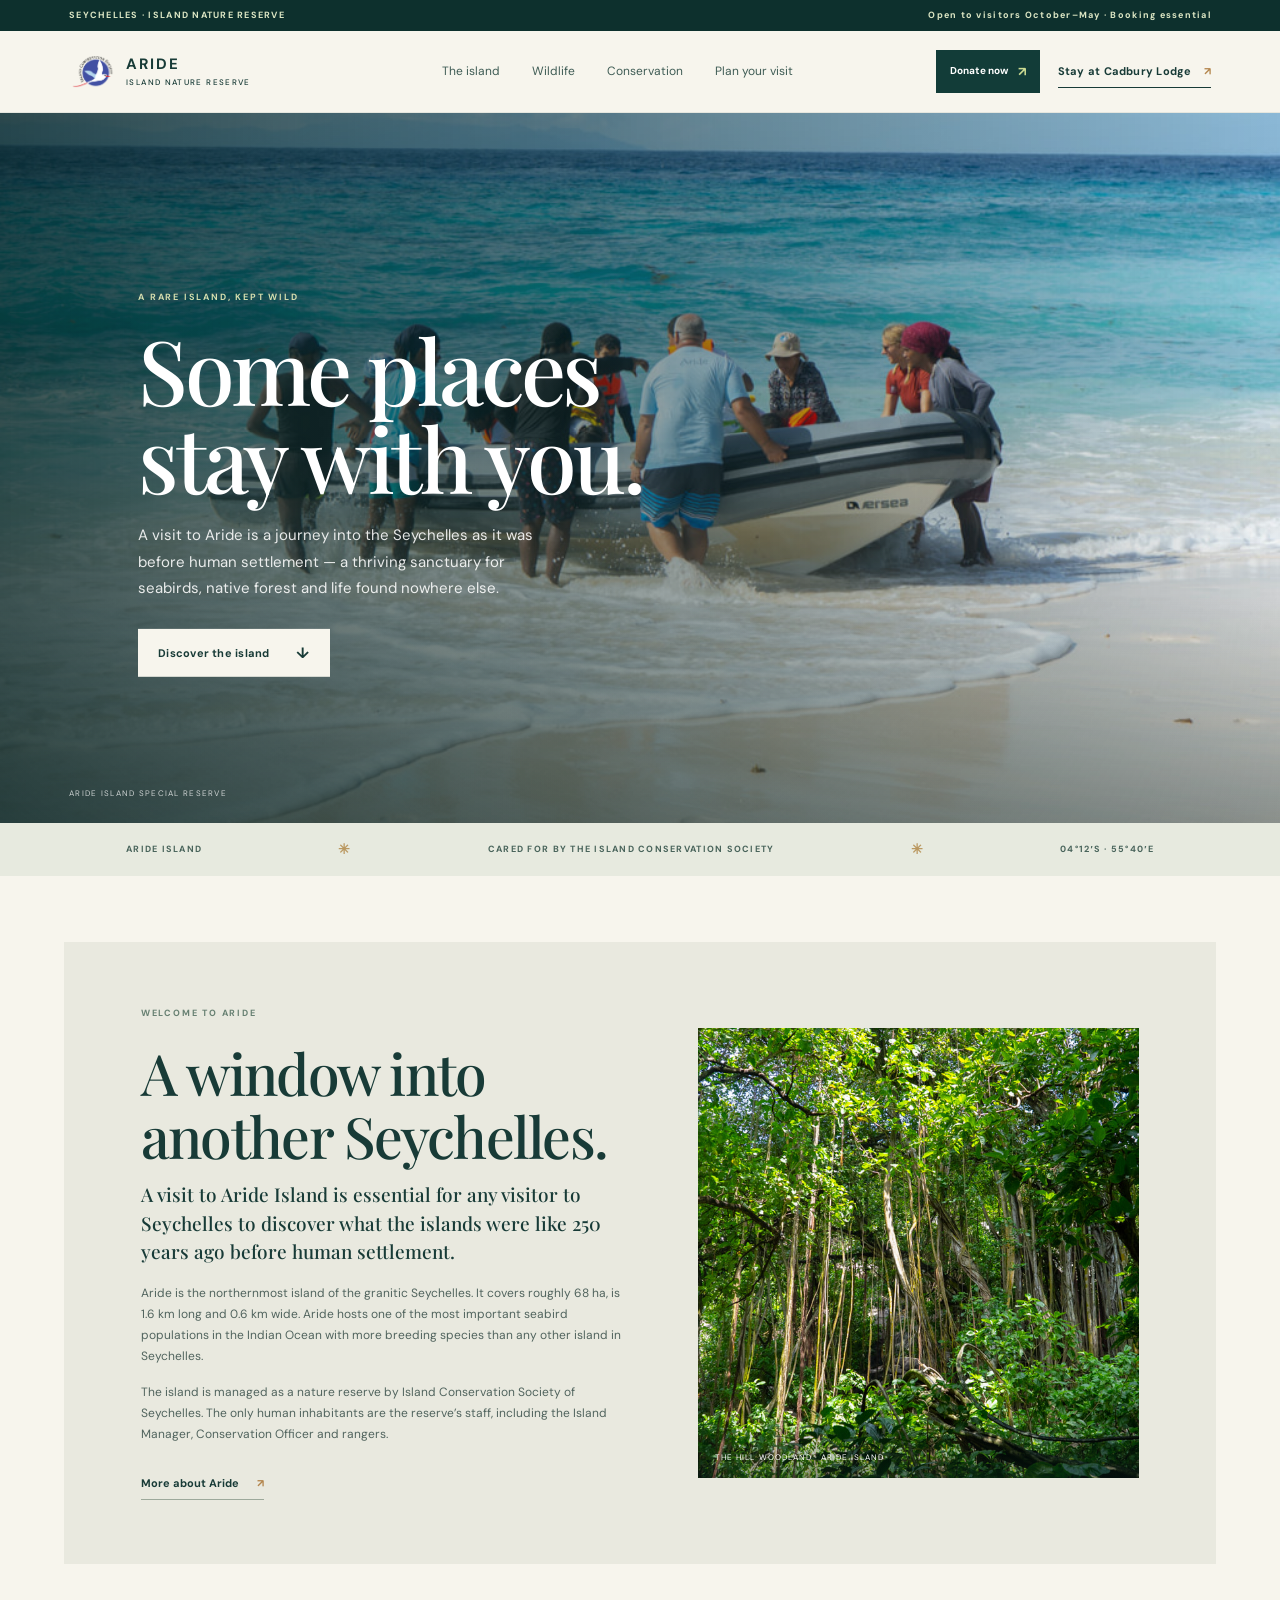
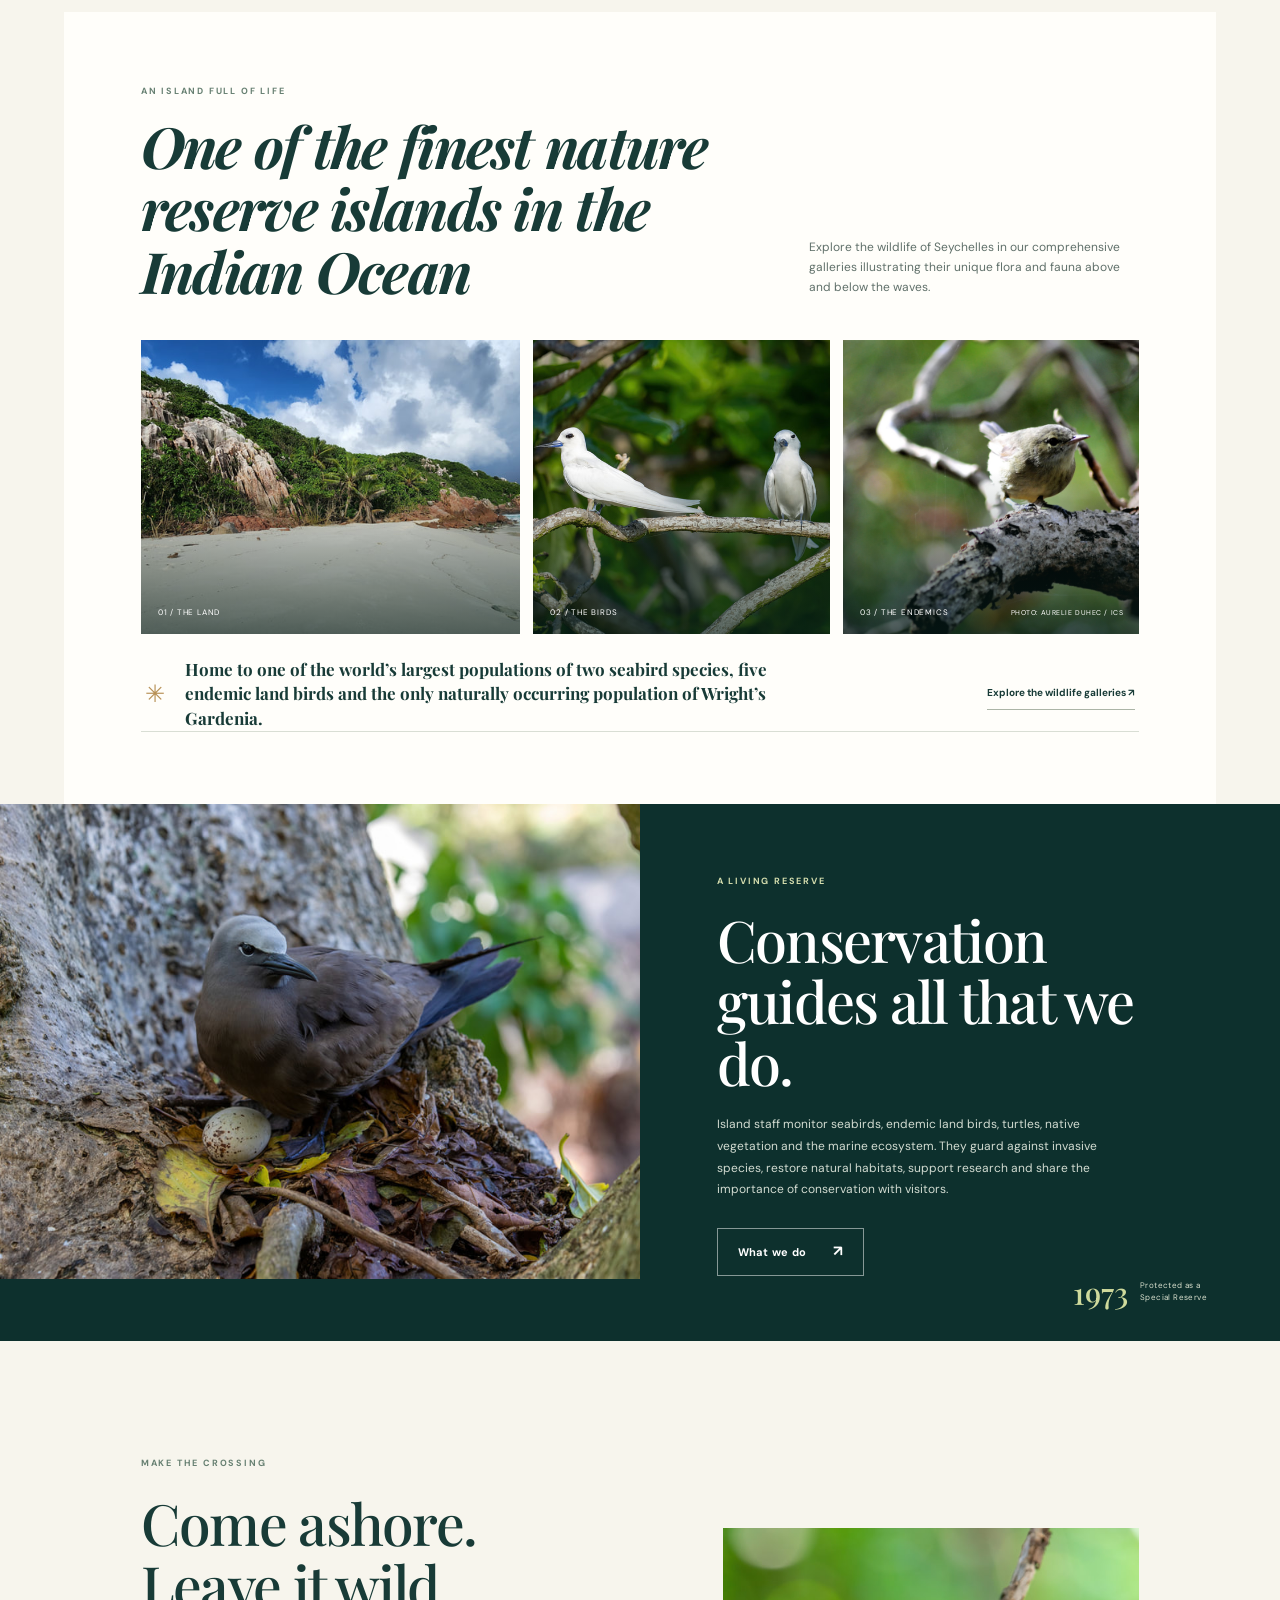
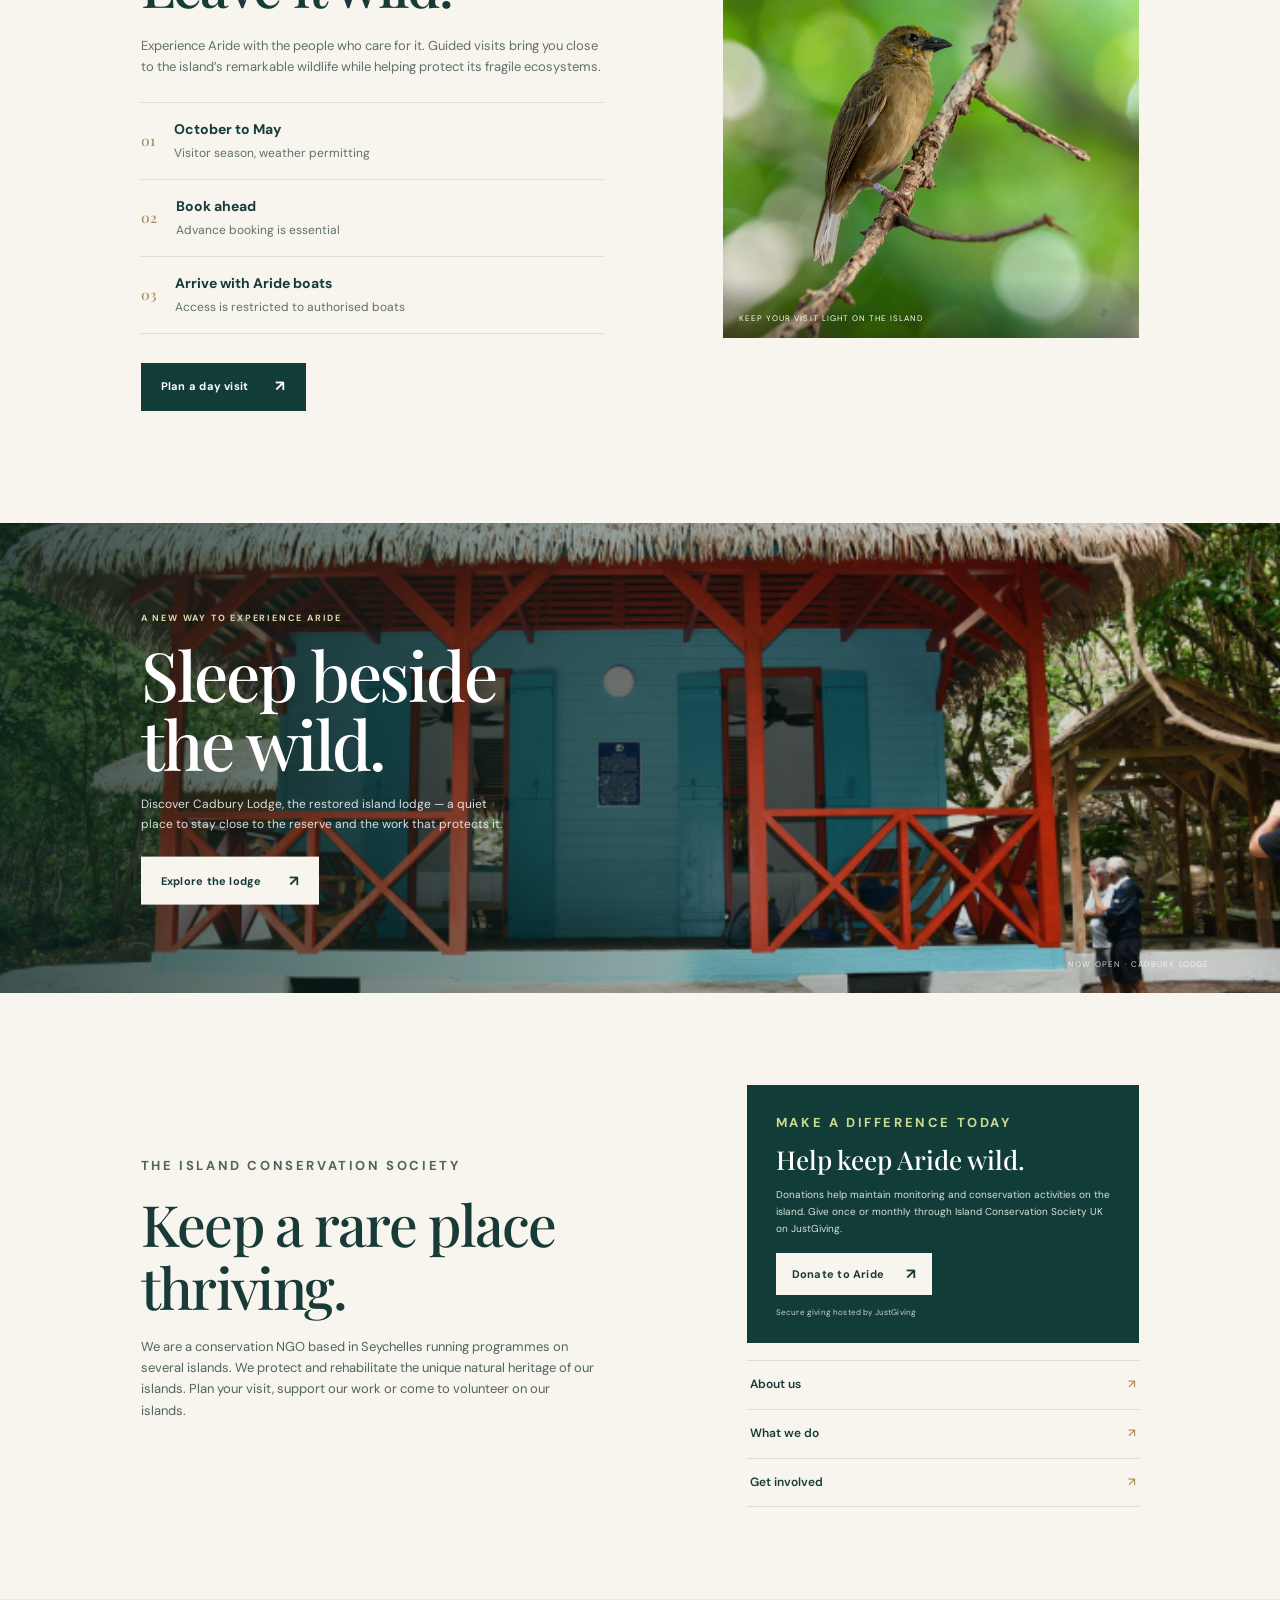
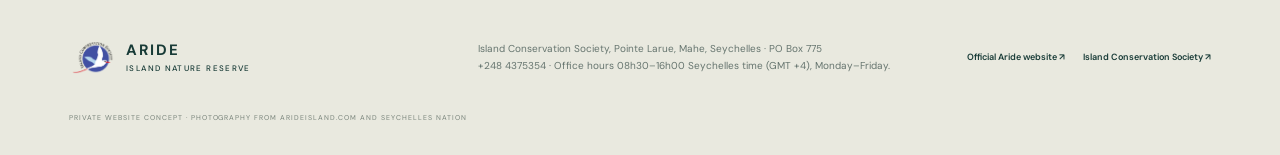
<file: index.html>
<!doctype html>
<html lang="en">
<head>
  <meta charset="utf-8"><meta name="viewport" content="width=device-width,initial-scale=1">
  <meta name="robots" content="noindex,nofollow"><meta name="theme-color" content="#f7f5ed">
  <title>Aride Island Nature Reserve — A living sanctuary</title>
  <link rel="preconnect" href="https://fonts.googleapis.com"><link rel="preconnect" href="https://fonts.gstatic.com" crossorigin>
  <link href="https://fonts.googleapis.com/css2?family=DM+Sans:wght@400;500;600;700&family=Playfair+Display:wght@500;600&display=swap" rel="stylesheet">
  <link rel="stylesheet" href="styles.css">
</head>
<body>
<a class="skip" href="#main">Skip to content</a>
<div class="announcement"><span>SEYCHELLES · ISLAND NATURE RESERVE</span><span>Open to visitors October–May · Booking essential</span></div>
<header class="header"><a class="brand" href="index.html" aria-label="Aride Island Nature Reserve home"><img class="brand-logo" src="assets/ics-logo.png" alt="Island Conservation Society"><span class="brand-name">ARIDE <small>ISLAND NATURE RESERVE</small></span></a>
  <nav aria-label="Main navigation"><a href="#island">The island</a><a href="#wildlife">Wildlife</a><a href="#conservation">Conservation</a><a href="#visit">Plan your visit</a></nav>
  <div class="header-actions"><a class="donate-cta" href="https://justgiving.com/give-entry?identifier=3578539&amp;identifierType=externalid&amp;type=charity&amp;startedBy=webjustgiving" target="_blank" rel="noreferrer">Donate now <span>↗</span></a><a class="nav-cta" href="lodge.html">Stay at Cadbury Lodge <span>↗</span></a></div>
</header>
<main id="main">
  <section class="hero">
    <img class="hero-img" src="assets/aride-island.jpg" alt="Visitors arrive by boat on Aride’s white sand beach">
    <div class="hero-shade"></div>
    <div class="hero-content"><p class="eyebrow light">A RARE ISLAND, KEPT WILD</p><h1>Some places<br>stay with you.</h1><p>A visit to Aride is a journey into the Seychelles as it was before human settlement — a thriving sanctuary for seabirds, native forest and life found nowhere else.</p><a class="button button-light" href="#visit">Discover the island <span>↓</span></a></div>
    <div class="hero-caption"><span>ARIDE ISLAND SPECIAL RESERVE</span></div>
  </section>
  <div class="ticker"><span>ARIDE ISLAND</span><span>✳</span><span>CARED FOR BY THE ISLAND CONSERVATION SOCIETY</span><span>✳</span><span>04°12′S · 55°40′E</span></div>

  <section class="intro section" id="island"><div class="intro-copy"><p class="eyebrow">WELCOME TO ARIDE</p><h2>A window into<br>another Seychelles.</h2><p class="lead">A visit to Aride Island is essential for any visitor to Seychelles to discover what the islands were like 250 years ago before human settlement.</p><p>Aride is the northernmost island of the granitic Seychelles. It covers roughly 68 ha, is 1.6 km long and 0.6 km wide. Aride hosts one of the most important seabird populations in the Indian Ocean with more breeding species than any other island in Seychelles.</p><p>The island is managed as a nature reserve by Island Conservation Society of Seychelles. The only human inhabitants are the reserve’s staff, including the Island Manager, Conservation Officer and rangers.</p><a class="text-link" href="https://www.islandconservationseychelles.com/aride.html" target="_blank" rel="noreferrer">More about Aride <span>↗</span></a></div><figure class="intro-image"><img src="assets/jll00064.jpg" alt="Lush native woodland on Aride Island"><figcaption>THE HILL WOODLAND · ARIDE ISLAND</figcaption></figure></section>

  <section class="wildlife section" id="wildlife"><div class="section-heading"><div><p class="eyebrow">AN ISLAND FULL OF LIFE</p><h2><strong><em>One of the finest nature reserve islands in the Indian Ocean</em></strong></h2></div><p>Explore the wildlife of Seychelles in our comprehensive galleries illustrating their unique flora and fauna above and below the waves.</p></div>
    <div class="photo-grid"><figure class="photo-main"><img src="assets/aride-landscape.jpg" alt="Aride’s forested granite slopes meet a quiet beach"><figcaption><span>01 / THE LAND</span></figcaption></figure><figure><img src="assets/aride-coast.jpg" alt="Two white seabirds perched in the island forest"><figcaption><span>02 / THE BIRDS</span></figcaption></figure><figure><img src="assets/seychelles-fody.jpg" alt="Endemic Seychelles Fody perched on a branch"><figcaption title="Photo: Aurelie Duhec / Island Conservation Society"><span>03 / THE ENDEMICS</span><small>PHOTO: AURELIE DUHEC / ICS</small></figcaption></figure></div>
    <div class="wildlife-note"><span class="note-mark">✳</span><p><strong>Home to one of the world’s largest populations of two seabird species, five endemic land birds and the only naturally occurring population of Wright’s Gardenia.</strong></p><a href="https://www.arideisland.com/wildlife.html" target="_blank" rel="noreferrer">Explore the wildlife galleries ↗</a></div>
  </section>

  <section class="conservation" id="conservation"><div class="conservation-image"><img src="assets/aride-forest.jpg" alt="A seabird tends its nest beneath the island canopy"></div><div class="conservation-copy"><p class="eyebrow light">A LIVING RESERVE</p><h2>Conservation guides all that we do.</h2><p>Island staff monitor seabirds, endemic land birds, turtles, native vegetation and the marine ecosystem. They guard against invasive species, restore natural habitats, support research and share the importance of conservation with visitors.</p><a class="button button-outline" href="https://www.arideisland.com/what-we-do.html" target="_blank" rel="noreferrer">What we do <span>↗</span></a></div><div class="conservation-stat"><strong>1973</strong><span>Protected as a<br>Special Reserve</span></div></section>

  <section class="visit section" id="visit"><div class="visit-copy"><p class="eyebrow">MAKE THE CROSSING</p><h2>Come ashore.<br>Leave it wild.</h2><p>Experience Aride with the people who care for it. Guided visits bring you close to the island’s remarkable wildlife while helping protect its fragile ecosystems.</p><ul class="visit-facts"><li><span>01</span><div><strong>October to May</strong><small>Visitor season, weather permitting</small></div></li><li><span>02</span><div><strong>Book ahead</strong><small>Advance booking is essential</small></div></li><li><span>03</span><div><strong>Arrive with Aride boats</strong><small>Access is restricted to authorised boats</small></div></li></ul><a class="button button-dark" href="https://www.arideisland.com/get-involved.html" target="_blank" rel="noreferrer">Plan a day visit <span>↗</span></a></div><figure class="visit-image"><img src="assets/aride-ranger.jpg" alt="A small endemic island bird perched in the forest"><figcaption>KEEP YOUR VISIT LIGHT ON THE ISLAND</figcaption></figure></section>

  <section class="lodge-banner"><img src="assets/cadbury-lodge.jpg" alt="The renovated Cadbury Lodge among tropical trees on Aride Island"><div class="lodge-banner-shade"></div><div class="lodge-banner-copy"><p class="eyebrow light">A NEW WAY TO EXPERIENCE ARIDE</p><h2>Sleep beside<br>the wild.</h2><p>Discover Cadbury Lodge, the restored island lodge — a quiet place to stay close to the reserve and the work that protects it.</p><a class="button button-light" href="lodge.html">Explore the lodge <span>↗</span></a></div><span class="lodge-tag">NOW OPEN · CADBURY LODGE</span></section>

  <section class="support section" id="support"><div><p class="eyebrow">THE ISLAND CONSERVATION SOCIETY</p><h2>Keep a rare place thriving.</h2><p>We are a conservation NGO based in Seychelles running programmes on several islands. We protect and rehabilitate the unique natural heritage of our islands. Plan your visit, support our work or come to volunteer on our islands.</p></div><div class="support-side"><div class="donation-card"><p class="eyebrow">MAKE A DIFFERENCE TODAY</p><h3>Help keep Aride wild.</h3><p>Donations help maintain monitoring and conservation activities on the island. Give once or monthly through Island Conservation Society UK on JustGiving.</p><a class="button button-dark" href="https://justgiving.com/give-entry?identifier=3578539&amp;identifierType=externalid&amp;type=charity&amp;startedBy=webjustgiving" target="_blank" rel="noreferrer">Donate to Aride <span>↗</span></a><small>Secure giving hosted by JustGiving</small></div><div class="support-links"><a href="https://www.arideisland.com/about-us.html" target="_blank" rel="noreferrer"><span>About us</span><b>↗</b></a><a href="https://www.arideisland.com/what-we-do.html" target="_blank" rel="noreferrer"><span>What we do</span><b>↗</b></a><a href="https://www.arideisland.com/get-involved.html" target="_blank" rel="noreferrer"><span>Get involved</span><b>↗</b></a></div></div></section>
</main>
<footer class="footer"><a class="brand brand-footer" href="index.html"><img class="brand-logo" src="assets/ics-logo.png" alt="Island Conservation Society"><span class="brand-name">ARIDE <small>ISLAND NATURE RESERVE</small></span></a><p>Island Conservation Society, Pointe Larue, Mahe, Seychelles · PO Box 775<br>+248 4375354 · Office hours 08h30–16h00 Seychelles time (GMT +4), Monday–Friday.</p><div class="footer-contact"><a href="https://www.arideisland.com/" target="_blank" rel="noreferrer">Official Aride website ↗</a><a href="https://www.islandconservationseychelles.com/" target="_blank" rel="noreferrer">Island Conservation Society ↗</a></div><small class="concept-note">PRIVATE WEBSITE CONCEPT · PHOTOGRAPHY FROM ARIDEISLAND.COM AND SEYCHELLES NATION</small></footer>
</body></html>
</file>
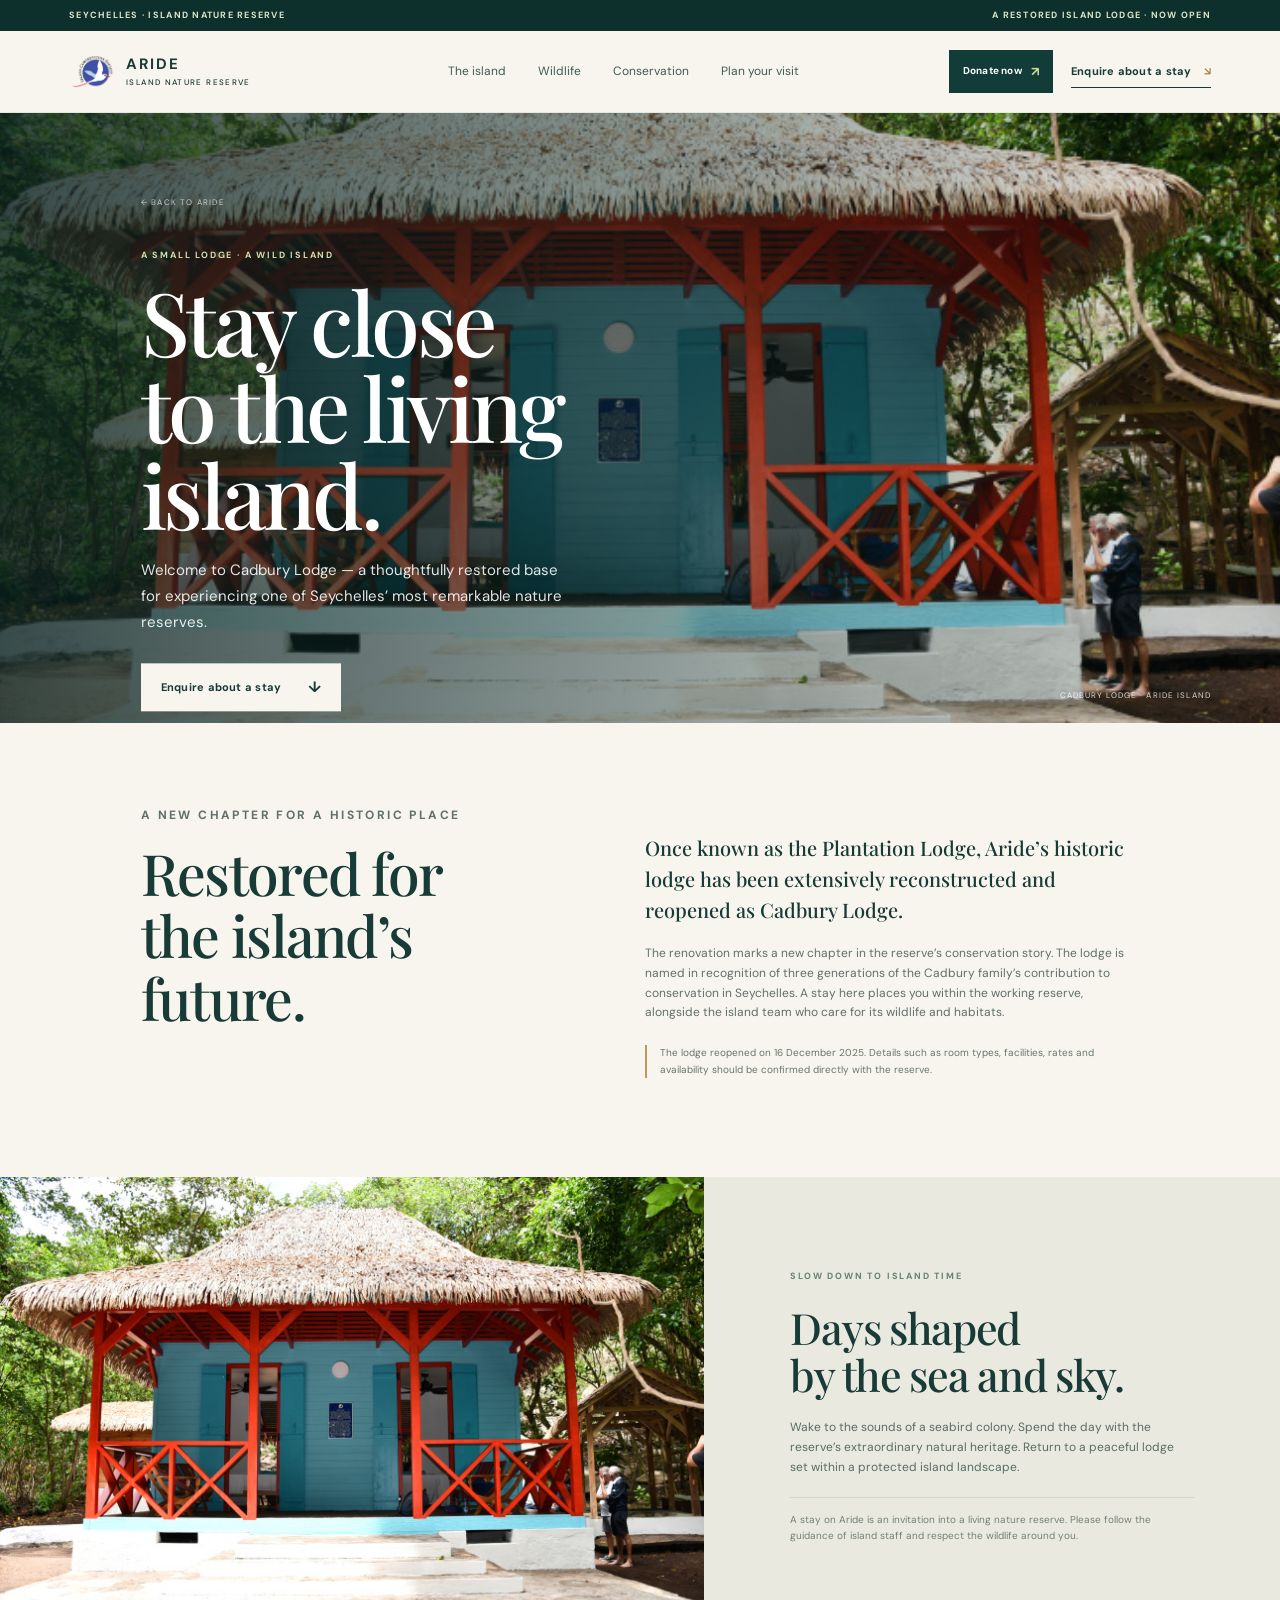
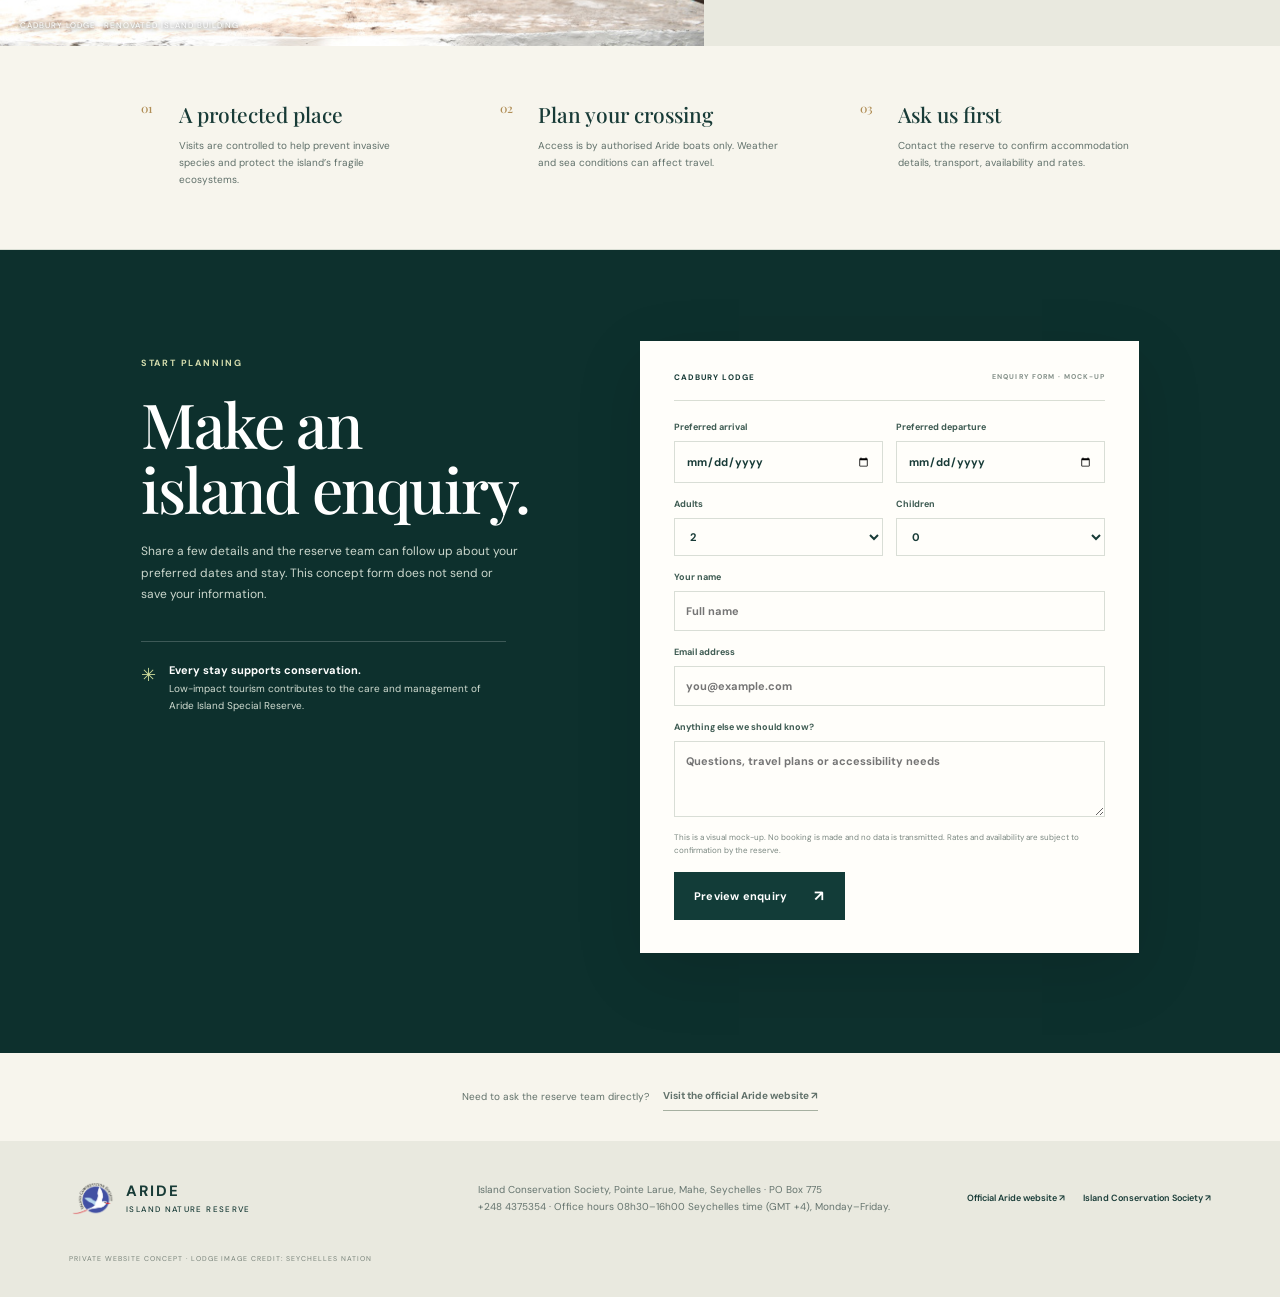
<file: lodge.html>
<!doctype html>
<html lang="en">
<head><meta charset="utf-8"><meta name="viewport" content="width=device-width,initial-scale=1"><meta name="robots" content="noindex,nofollow"><meta name="theme-color" content="#f7f5ed"><title>Cadbury Lodge — Stay on Aride</title><link rel="preconnect" href="https://fonts.googleapis.com"><link rel="preconnect" href="https://fonts.gstatic.com" crossorigin><link href="https://fonts.googleapis.com/css2?family=DM+Sans:wght@400;500;600;700&family=Playfair+Display:wght@500;600&display=swap" rel="stylesheet"><link rel="stylesheet" href="styles.css"></head>
<body class="lodge-page"><a class="skip" href="#main">Skip to content</a><div class="announcement"><span>SEYCHELLES · ISLAND NATURE RESERVE</span><span>A RESTORED ISLAND LODGE · NOW OPEN</span></div><header class="header"><a class="brand" href="index.html" aria-label="Aride Island Nature Reserve home"><img class="brand-logo" src="assets/ics-logo.png" alt="Island Conservation Society"><span class="brand-name">ARIDE <small>ISLAND NATURE RESERVE</small></span></a><nav aria-label="Main navigation"><a href="index.html#island">The island</a><a href="index.html#wildlife">Wildlife</a><a href="index.html#conservation">Conservation</a><a href="index.html#visit">Plan your visit</a></nav><div class="header-actions"><a class="donate-cta" href="https://justgiving.com/give-entry?identifier=3578539&amp;identifierType=externalid&amp;type=charity&amp;startedBy=webjustgiving" target="_blank" rel="noreferrer">Donate now <span>↗</span></a><a class="nav-cta" href="#enquire">Enquire about a stay <span>↘</span></a></div></header>
<main id="main"><section class="lodge-hero"><img src="assets/cadbury-lodge.jpg" alt="The restored Cadbury Lodge, set among tropical trees on Aride Island"><div class="lodge-hero-shade"></div><div class="lodge-hero-copy"><a class="back-link" href="index.html">← BACK TO ARIDE</a><p class="eyebrow light">A SMALL LODGE · A WILD ISLAND</p><h1>Stay close<br>to the living<br>island.</h1><p>Welcome to Cadbury Lodge — a thoughtfully restored base for experiencing one of Seychelles’ most remarkable nature reserves.</p><a class="button button-light" href="#enquire">Enquire about a stay <span>↓</span></a></div><span class="lodge-hero-label">CADBURY LODGE · ARIDE ISLAND</span></section>
<section class="lodge-intro section"><div><p class="eyebrow">A NEW CHAPTER FOR A HISTORIC PLACE</p><h2>Restored for<br>the island’s future.</h2></div><div><p class="lead">Once known as the Plantation Lodge, Aride’s historic lodge has been extensively reconstructed and reopened as Cadbury Lodge.</p><p>The renovation marks a new chapter in the reserve’s conservation story. The lodge is named in recognition of three generations of the Cadbury family’s contribution to conservation in Seychelles. A stay here places you within the working reserve, alongside the island team who care for its wildlife and habitats.</p><p class="source-note">The lodge reopened on 16 December 2025. Details such as room types, facilities, rates and availability should be confirmed directly with the reserve.</p></div></section>
<section class="lodge-gallery"><figure><img src="assets/cadbury-lodge.jpg" alt="The turquoise and timber exterior of Cadbury Lodge"><figcaption>CADBURY LODGE · RENOVATED ISLAND BUILDING</figcaption></figure><div class="gallery-copy"><p class="eyebrow">SLOW DOWN TO ISLAND TIME</p><h2>Days shaped<br>by the sea and sky.</h2><p>Wake to the sounds of a seabird colony. Spend the day with the reserve’s extraordinary natural heritage. Return to a peaceful lodge set within a protected island landscape.</p><p class="muted">A stay on Aride is an invitation into a living nature reserve. Please follow the guidance of island staff and respect the wildlife around you.</p></div></section>
<section class="lodge-guidance"><div><span class="guidance-num">01</span><h3>A protected place</h3><p>Visits are controlled to help prevent invasive species and protect the island’s fragile ecosystems.</p></div><div><span class="guidance-num">02</span><h3>Plan your crossing</h3><p>Access is by authorised Aride boats only. Weather and sea conditions can affect travel.</p></div><div><span class="guidance-num">03</span><h3>Ask us first</h3><p>Contact the reserve to confirm accommodation details, transport, availability and rates.</p></div></section>
<section class="booking-section" id="enquire"><div class="booking-intro"><p class="eyebrow light">START PLANNING</p><h2>Make an<br>island enquiry.</h2><p>Share a few details and the reserve team can follow up about your preferred dates and stay. This concept form does not send or save your information.</p><div class="booking-note"><span>✳</span><p><strong>Every stay supports conservation.</strong><br>Low-impact tourism contributes to the care and management of Aride Island Special Reserve.</p></div></div>
<form class="booking-form" id="booking-form"><div class="form-heading"><span>CADBURY LODGE</span><span>ENQUIRY FORM · MOCK-UP</span></div><div class="form-row"><label>Preferred arrival<input type="date" name="arrival" required></label><label>Preferred departure<input type="date" name="departure" required></label></div><div class="form-row"><label>Adults<select name="adults"><option>1</option><option selected>2</option><option>3</option><option>4</option><option>5+</option></select></label><label>Children<select name="children"><option selected>0</option><option>1</option><option>2</option><option>3</option></select></label></div><label>Your name<input type="text" name="name" placeholder="Full name" required></label><label>Email address<input type="email" name="email" placeholder="you@example.com" required></label><label>Anything else we should know?<textarea name="message" rows="3" placeholder="Questions, travel plans or accessibility needs"></textarea></label><p class="form-disclaimer">This is a visual mock-up. No booking is made and no data is transmitted. Rates and availability are subject to confirmation by the reserve.</p><button class="button button-dark form-submit" type="submit">Preview enquiry <span>↗</span></button><p class="form-result" id="form-result" role="status" aria-live="polite"></p></form></section>
<section class="lodge-bottom"><p>Need to ask the reserve team directly?</p><a href="https://www.arideisland.com/" target="_blank" rel="noreferrer">Visit the official Aride website ↗</a></section></main>
<footer class="footer"><a class="brand brand-footer" href="index.html"><img class="brand-logo" src="assets/ics-logo.png" alt="Island Conservation Society"><span class="brand-name">ARIDE <small>ISLAND NATURE RESERVE</small></span></a><p>Island Conservation Society, Pointe Larue, Mahe, Seychelles · PO Box 775<br>+248 4375354 · Office hours 08h30–16h00 Seychelles time (GMT +4), Monday–Friday.</p><div class="footer-contact"><a href="https://www.arideisland.com/" target="_blank" rel="noreferrer">Official Aride website ↗</a><a href="https://www.islandconservationseychelles.com/" target="_blank" rel="noreferrer">Island Conservation Society ↗</a></div><small class="concept-note">PRIVATE WEBSITE CONCEPT · LODGE IMAGE CREDIT: SEYCHELLES NATION</small></footer>
<script src="lodge.js"></script></body></html>
</file>
<file: styles.css>
:root{--paper:#f7f5ed;--white:#fffefa;--ink:#183b37;--muted:#60706a;--line:#d9ded4;--sea:#123c38;--deep:#0d302d;--lime:#ccdb92;--coral:#d6936e;--serif:'Playfair Display',Georgia,serif;--sans:'DM Sans',Arial,sans-serif}*{box-sizing:border-box}html{scroll-behavior:smooth;scroll-padding-top:90px}body{margin:0;background:var(--paper);color:var(--ink);font:400 15px/1.65 var(--sans);-webkit-font-smoothing:antialiased}a{color:inherit;text-decoration:none}img{display:block;width:100%;height:100%;object-fit:cover}button,input,select,textarea{font:inherit}.skip{position:absolute;top:-80px;left:20px;background:#fff;padding:10px 16px;z-index:20}.skip:focus{top:10px}.announcement{height:31px;background:var(--deep);color:#dce6c4;display:flex;justify-content:space-between;align-items:center;padding:0 5.4%;font-size:9px;font-weight:700;letter-spacing:.14em}.header{height:82px;padding:0 5.4%;display:flex;align-items:center;justify-content:space-between;background:var(--paper);position:relative;z-index:4;border-bottom:1px solid rgba(24,59,55,.08)}.brand{display:flex;align-items:center;gap:10px;min-width:230px}.brand-mark{width:39px;height:39px;border:1px solid var(--ink);border-radius:50%;display:grid;place-items:center;font:600 25px/1 var(--serif);position:relative}.brand-mark span{position:absolute;right:1px;bottom:3px;color:#a58b52;font:14px var(--sans);transform:rotate(-25deg)}.brand-name{font-size:15px;font-weight:700;letter-spacing:.13em;line-height:1.2}.brand-name small{display:block;font-size:8px;letter-spacing:.17em;font-weight:500;margin-top:5px}.header nav{display:flex;gap:32px;align-items:center}.header nav a{font-size:12px;color:#3f5c55;transition:color .2s}.header nav a:hover,.footer a:hover{color:#a17d46}.nav-cta{font-size:11px;font-weight:700;letter-spacing:.02em;border-bottom:1px solid var(--ink);padding:7px 0}.nav-cta span{margin-left:9px;color:#b4864d}.hero{height:min(710px,calc(100vh - 113px));min-height:560px;position:relative;color:white;overflow:hidden;background:#39554b}.hero-img{position:absolute;inset:0;object-position:center 52%;animation:hero-in 1.2s ease-out both}.hero-shade,.lodge-hero-shade{position:absolute;inset:0;background:linear-gradient(90deg,rgba(8,34,31,.76) 0%,rgba(10,35,31,.46) 45%,rgba(10,35,31,.03) 100%),linear-gradient(0deg,rgba(7,28,27,.38),transparent 32%)}.hero-content{position:absolute;left:10.8%;top:50%;transform:translateY(-46%);max-width:590px;animation:rise .8s .1s both}.eyebrow{font-size:9px;font-weight:700;letter-spacing:.2em;color:#678072;margin:0 0 20px}.eyebrow.light{color:#d5ddae}.hero h1,.lodge-hero h1{font:500 clamp(58px,7vw,94px)/.98 var(--serif);letter-spacing:-.04em;margin:0 0 22px}.hero-content>p:not(.eyebrow),.lodge-hero-copy>p:not(.eyebrow):not(.back-link){max-width:425px;font-size:15px;line-height:1.75;color:rgba(255,255,255,.88);margin:0 0 28px}.button{display:inline-flex;align-items:center;gap:27px;min-height:48px;padding:0 20px;font-size:11px;font-weight:700;letter-spacing:.02em;transition:transform .2s,background .2s}.button:hover{transform:translateY(-2px)}.button span{font-size:15px}.button-light{background:var(--paper);color:var(--ink)}.button-dark{background:var(--sea);color:white}.hero-caption{position:absolute;bottom:23px;left:5.4%;right:5.4%;display:flex;justify-content:space-between;font-size:8px;letter-spacing:.16em;color:rgba(255,255,255,.75)}.ticker{height:53px;background:#e7eadf;display:flex;align-items:center;justify-content:space-around;gap:12px;padding:0 5%;font-size:9px;letter-spacing:.14em;font-weight:700;color:#49645b}.ticker span:nth-child(even){color:#ba9860;font-size:14px}.section{padding:105px 11%}.intro{display:grid;grid-template-columns:1fr 1.02fr;gap:10%;align-items:start}.intro h2,.section-heading h2,.visit h2,.support h2,.lodge-intro h2,.gallery-copy h2{font:500 clamp(38px,4.5vw,57px)/1.1 var(--serif);letter-spacing:-.03em;margin:0;color:var(--ink)}.intro-text{padding-top:21px;max-width:590px}.intro-text p,.support p{color:#51645e;font-size:13px;margin:0 0 16px}.intro-text .lead,.lodge-intro .lead{font:500 20px/1.55 var(--serif);color:var(--ink);margin:0 0 19px}.text-link{display:inline-flex;gap:18px;border-bottom:1px solid #9da99b;padding:9px 0 7px;margin-top:5px;font-size:11px;font-weight:700}.text-link span{color:#b4864d}.wildlife{padding-top:27px;padding-bottom:100px}.section-heading{display:flex;justify-content:space-between;align-items:end;margin:0 0 38px}.section-heading .eyebrow{margin-bottom:15px}.section-heading>p{max-width:330px;color:var(--muted);font-size:12px;margin:0 0 4px}.photo-grid{display:grid;grid-template-columns:1.28fr 1fr 1fr;grid-template-rows:294px;gap:13px}.photo-grid figure{position:relative;margin:0;overflow:hidden;background:#d5ddd5}.photo-grid img,.visit-image img,.lodge-gallery img{transition:transform .65s cubic-bezier(.2,.7,.3,1)}.photo-grid figure:hover img,.visit-image:hover img{transform:scale(1.035)}.photo-grid figure:after{content:"";position:absolute;inset:45% 0 0;background:linear-gradient(transparent,rgba(7,30,27,.65))}.photo-grid figcaption{position:absolute;z-index:1;bottom:15px;left:17px;right:16px;color:#fff;display:flex;justify-content:space-between;align-items:end;gap:8px;font-size:8px;letter-spacing:.1em}.photo-grid figcaption span+span{font-size:9px;letter-spacing:.02em}.wildlife-note{display:flex;align-items:center;gap:20px;border-bottom:1px solid var(--line);padding:23px 4px 0}.note-mark{font-size:24px;color:#b89156}.wildlife-note p{font:500 17px/1.45 var(--serif);max-width:610px;margin:0 auto 0 0}.wildlife-note a{white-space:nowrap;font-size:10px;font-weight:700;border-bottom:1px solid #acb5a7;padding:8px 0}.conservation{background:var(--deep);color:white;min-height:475px;display:grid;grid-template-columns:1fr 1fr;position:relative}.conservation-image{height:475px;overflow:hidden}.conservation-image img{object-position:center 45%}.conservation-copy{padding:70px 12% 65px 12%;align-self:center;max-width:620px}.conservation-copy h2{font:500 clamp(40px,4.5vw,58px)/1.07 var(--serif);letter-spacing:-.03em;margin:0 0 21px}.conservation-copy>p:not(.eyebrow){font-size:12px;line-height:1.8;color:#d2dbd1;max-width:420px;margin-bottom:27px}.button-outline{border:1px solid rgba(255,255,255,.5);color:white}.conservation-stat{position:absolute;right:5.7%;bottom:28px;display:flex;gap:12px;align-items:center;color:#dae1cf}.conservation-stat strong{font:500 31px var(--serif);color:#cfda9c}.conservation-stat span{font-size:8px;line-height:1.45;letter-spacing:.05em}.visit{display:grid;grid-template-columns:1fr .9fr;align-items:center;gap:12%;padding-top:115px;padding-bottom:112px}.visit-copy>p:not(.eyebrow){max-width:470px;color:var(--muted);font-size:13px;margin:19px 0}.visit-facts{list-style:none;margin:24px 0 29px;padding:0;border-top:1px solid var(--line);max-width:470px}.visit-facts li{display:flex;gap:19px;align-items:center;padding:13px 0;border-bottom:1px solid var(--line)}.visit-facts li>span{font:500 12px var(--serif);color:#a58a59}.visit-facts strong,.visit-facts small{display:block}.visit-facts strong{font-size:11px}.visit-facts small{font-size:10px;color:var(--muted);margin-top:3px}.visit-image{margin:0;position:relative;height:410px}.visit-image:after{content:"";position:absolute;inset:auto 0 0;height:60px;background:linear-gradient(transparent,rgba(0,0,0,.4))}.visit-image figcaption{position:absolute;z-index:1;bottom:13px;left:16px;color:#fff;font-size:8px;letter-spacing:.13em}.lodge-banner{height:470px;position:relative;color:white;overflow:hidden;background:#384c40}.lodge-banner>img{position:absolute;inset:0;object-position:center 50%}.lodge-banner-shade{position:absolute;inset:0;background:linear-gradient(90deg,rgba(8,33,29,.78),rgba(9,34,30,.35) 58%,rgba(9,34,30,.06))}.lodge-banner-copy{position:absolute;left:11%;top:50%;transform:translateY(-50%);max-width:470px}.lodge-banner-copy .eyebrow{margin-bottom:15px}.lodge-banner-copy h2{font:500 clamp(43px,5.5vw,68px)/1.01 var(--serif);margin:0 0 17px;letter-spacing:-.03em}.lodge-banner-copy>p:not(.eyebrow){font-size:12px;color:rgba(255,255,255,.84);max-width:375px;margin:0 0 23px}.lodge-tag{position:absolute;right:5.5%;bottom:21px;font-size:8px;letter-spacing:.15em;color:rgba(255,255,255,.8)}.support{display:grid;grid-template-columns:1.1fr .7fr;gap:15%;align-items:center;padding-top:92px;padding-bottom:92px}.support>div:first-child{max-width:600px}.support h2{margin-bottom:18px}.support p{max-width:530px}.support-links{border-top:1px solid var(--line)}.support-links a{display:flex;justify-content:space-between;align-items:center;padding:14px 3px;border-bottom:1px solid var(--line);font-size:12px;font-weight:600}.support-links b{color:#a9844b;font-weight:500}.footer{background:#e9e9df;min-height:156px;padding:33px 5.4% 23px;display:grid;grid-template-columns:1fr 1.2fr auto;gap:12px;align-items:center}.brand-footer{min-width:0}.footer>p{font-size:10px;color:#65746e;margin:0}.footer-contact{display:flex;gap:18px}.footer-contact a{font-size:9px;font-weight:600}.concept-note{grid-column:1/-1;font-size:7px;letter-spacing:.14em;color:#79847b;margin-top:9px}
/* Lodge page */
.lodge-hero{height:610px;position:relative;color:#fff;background:#4b594d;overflow:hidden}.lodge-hero>img{position:absolute;inset:0;object-position:center 52%}.lodge-hero-shade{background:linear-gradient(90deg,rgba(7,31,29,.8),rgba(9,35,31,.47) 50%,rgba(10,32,29,.06))}.lodge-hero-copy{position:absolute;left:11%;top:50%;transform:translateY(-43%);max-width:530px}.back-link{display:block;color:rgba(255,255,255,.7);font-size:8px;letter-spacing:.15em;margin-bottom:39px}.lodge-hero-copy .eyebrow{margin-bottom:15px}.lodge-hero h1{font-size:clamp(58px,7vw,88px);margin-bottom:20px}.lodge-hero-label{position:absolute;right:5.4%;bottom:21px;font-size:8px;letter-spacing:.14em;color:rgba(255,255,255,.8)}.lodge-intro{display:grid;grid-template-columns:.9fr 1.1fr;gap:10%;padding-top:83px;padding-bottom:84px}.lodge-intro>div+div{padding-top:26px;max-width:590px}.lodge-intro p:not(.lead){font-size:12px;color:var(--muted);margin:0 0 15px}.lodge-intro .source-note{border-left:2px solid #b99a62;padding-left:13px;color:#68766c!important;font-size:10px!important;margin-top:22px!important}.lodge-gallery{display:grid;grid-template-columns:1.1fr .9fr;min-height:390px;background:#e9e9df}.lodge-gallery figure{margin:0;position:relative;min-height:390px;overflow:hidden}.lodge-gallery figure img{object-position:center 54%}.lodge-gallery figcaption{position:absolute;bottom:14px;left:20px;font-size:8px;letter-spacing:.12em;color:white;text-shadow:0 1px 4px #222}.gallery-copy{align-self:center;padding:52px 15%}.gallery-copy h2{font-size:43px;margin-bottom:20px}.gallery-copy p:not(.eyebrow){font-size:12px;color:#596c63}.gallery-copy .muted{font-size:10px!important;color:#758077!important;border-top:1px solid #d0d4ca;padding-top:14px;margin-top:19px}.lodge-guidance{display:grid;grid-template-columns:repeat(3,1fr);gap:8%;padding:54px 11% 61px;border-bottom:1px solid var(--line)}.lodge-guidance>div{position:relative;padding-left:38px}.guidance-num{position:absolute;left:0;top:0;color:#b08e56;font:500 12px var(--serif)}.lodge-guidance h3{font:500 21px var(--serif);margin:0 0 9px}.lodge-guidance p{font-size:10px;line-height:1.7;color:var(--muted);margin:0}.booking-section{background:var(--deep);color:#fff;display:grid;grid-template-columns:.8fr 1fr;gap:10%;padding:91px 11% 100px}.booking-intro{align-self:start;padding-top:15px}.booking-intro h2{font:500 clamp(44px,5vw,62px)/1.05 var(--serif);letter-spacing:-.03em;margin:0 0 20px}.booking-intro>p:not(.eyebrow){font-size:12px;line-height:1.8;color:#cbd7cd;max-width:380px}.booking-note{display:flex;align-items:flex-start;gap:13px;margin-top:35px;padding-top:19px;border-top:1px solid rgba(255,255,255,.2);max-width:365px}.booking-note>span{color:#cedb9a;font-size:18px}.booking-note p{font-size:10px;line-height:1.7;color:#d2ddd2;margin:0}.booking-note strong{color:white;font-size:11px}.booking-form{background:var(--white);color:var(--ink);padding:30px 34px 33px;box-shadow:0 20px 65px rgba(0,0,0,.12)}.form-heading{display:flex;justify-content:space-between;gap:10px;padding-bottom:16px;margin-bottom:19px;border-bottom:1px solid var(--line);font-size:8px;letter-spacing:.13em;font-weight:700}.form-heading span+span{font-size:7px;color:#85918a}.booking-form label{display:block;font-size:9px;font-weight:700;color:#3e5b52;margin-bottom:14px}.booking-form input,.booking-form select,.booking-form textarea{display:block;width:100%;border:1px solid #d9ded6;background:#fffefa;padding:10px 11px;margin-top:6px;border-radius:0;color:var(--ink);font-size:11px;outline:none}.booking-form input:focus,.booking-form select:focus,.booking-form textarea:focus{border-color:#53796b;box-shadow:0 0 0 2px rgba(83,121,107,.13)}.booking-form textarea{resize:vertical}.form-row{display:grid;grid-template-columns:1fr 1fr;gap:13px}.form-disclaimer{font-size:8px;line-height:1.6;color:#7a8780;margin:3px 0 15px}.form-submit{border:0;cursor:pointer}.form-result{display:none;font-size:10px;line-height:1.6;color:#28614e;background:#eaf1df;padding:10px 12px;margin:13px 0 0}.form-result.is-visible{display:block}.lodge-bottom{display:flex;justify-content:center;align-items:center;gap:14px;padding:30px;font-size:10px;color:#61716a}.lodge-bottom p{margin:0}.lodge-bottom a{font-weight:700;border-bottom:1px solid #a6b0a1;padding:5px 0}
@keyframes rise{from{opacity:0;transform:translateY(calc(-46% + 18px))}to{opacity:1;transform:translateY(-46%)}}@keyframes hero-in{from{transform:scale(1.035);opacity:.8}to{transform:scale(1);opacity:1}}
@media(max-width:900px){.header{padding:0 4%;height:75px}.brand{min-width:175px}.header nav{gap:16px}.header nav a{font-size:10px}.nav-cta{font-size:9px}.section{padding-left:7%;padding-right:7%}.intro{gap:6%}.photo-grid{grid-template-rows:245px}.conservation-copy{padding:55px 8%}.visit{gap:8%}.support{gap:8%}.footer{padding-left:4%;padding-right:4%}.booking-section{padding-left:7%;padding-right:7%;gap:7%}.lodge-guidance{padding-left:7%;padding-right:7%;gap:5%}}
@media(max-width:640px){html{scroll-padding-top:68px}.announcement{height:29px;padding:0 4%;font-size:7px;letter-spacing:.08em}.announcement span+span{max-width:48%;text-align:right}.header{height:67px;padding:0 4%;}.brand{min-width:0;gap:7px}.brand-mark{width:34px;height:34px;font-size:21px}.brand-name{font-size:12px}.brand-name small{font-size:6px}.header nav{display:none}.nav-cta{font-size:9px;padding:6px 0}.hero{height:calc(86svh - 96px);min-height:490px;max-height:680px}.hero-img{object-position:58% center}.hero-shade{background:linear-gradient(90deg,rgba(8,34,31,.68),rgba(10,35,31,.16)),linear-gradient(0deg,rgba(7,28,27,.4),transparent 40%)}.hero-content{left:7%;right:7%;top:48%;max-width:440px}.hero h1{font-size:clamp(58px,15vw,78px)}.hero-content>p:not(.eyebrow){font-size:13px;max-width:370px}.hero-caption{left:5%;right:5%;font-size:7px}.ticker{height:45px;justify-content:flex-start;overflow:hidden;white-space:nowrap;gap:16px;padding:0 6%;font-size:8px}.ticker span:last-child{display:none}.ticker span:nth-child(4){display:none}.section{padding:72px 7%}.intro{grid-template-columns:1fr;gap:18px}.intro h2,.section-heading h2,.visit h2,.support h2,.lodge-intro h2{font-size:43px}.intro-text{padding-top:0}.intro-text .lead,.lodge-intro .lead{font-size:18px}.wildlife{padding-top:18px;padding-bottom:72px}.section-heading{display:block}.section-heading>p{margin-top:16px;max-width:400px}.photo-grid{grid-template-columns:1fr 1fr;grid-template-rows:250px 180px;gap:9px}.photo-main{grid-column:1/-1}.photo-grid figcaption{left:11px;right:11px;bottom:11px;font-size:7px}.photo-grid figcaption span+span{font-size:8px}.wildlife-note{align-items:flex-start;gap:12px;padding-top:17px}.wildlife-note p{font-size:14px}.wildlife-note a{font-size:8px;max-width:110px;white-space:normal;flex:0 0 100px}.note-mark{font-size:19px}.conservation{grid-template-columns:1fr}.conservation-image{height:245px}.conservation-copy{padding:46px 7% 61px}.conservation-copy h2{font-size:47px}.conservation-stat{bottom:20px;right:7%}.visit{grid-template-columns:1fr;gap:30px;padding-top:75px;padding-bottom:75px}.visit-image{height:310px;grid-row:1}.visit-copy>p:not(.eyebrow){font-size:12px}.lodge-banner{height:450px}.lodge-banner>img{object-position:57% center}.lodge-banner-shade{background:linear-gradient(90deg,rgba(8,33,29,.78),rgba(9,34,30,.24)),linear-gradient(0deg,rgba(6,30,28,.35),transparent)}.lodge-banner-copy{left:7%;right:7%}.lodge-banner-copy h2{font-size:54px}.lodge-banner-copy>p:not(.eyebrow){font-size:11px}.lodge-tag{right:7%;font-size:7px}.support{grid-template-columns:1fr;gap:24px;padding-top:66px;padding-bottom:67px}.support h2{font-size:40px}.footer{grid-template-columns:1fr;gap:11px;padding:27px 7% 20px}.footer>p{max-width:300px}.footer-contact{flex-wrap:wrap;gap:8px 16px}.concept-note{margin-top:3px}.lodge-hero{height:590px}.lodge-hero>img{object-position:58% center}.lodge-hero-shade{background:linear-gradient(90deg,rgba(7,31,29,.76),rgba(9,35,31,.25)),linear-gradient(0deg,rgba(6,30,27,.32),transparent)}.lodge-hero-copy{left:7%;right:7%;top:51%}.back-link{margin-bottom:35px}.lodge-hero h1{font-size:67px}.lodge-hero-copy>p:not(.eyebrow):not(.back-link){font-size:13px}.lodge-hero-label{right:7%;font-size:7px}.lodge-intro{grid-template-columns:1fr;gap:18px;padding-top:64px;padding-bottom:62px}.lodge-intro>div+div{padding-top:0}.lodge-gallery{grid-template-columns:1fr}.lodge-gallery figure{min-height:260px;height:260px}.gallery-copy{padding:43px 7% 49px}.gallery-copy h2{font-size:40px}.lodge-guidance{grid-template-columns:1fr;gap:24px;padding:43px 7%}.lodge-guidance>div{min-height:70px}.booking-section{grid-template-columns:1fr;gap:31px;padding:65px 7% 70px}.booking-intro h2{font-size:52px}.booking-note{margin-top:24px}.booking-form{padding:24px 19px 25px}.form-heading{font-size:7px}.form-heading span+span{font-size:6px}.form-row{gap:9px}.lodge-bottom{padding:25px 7%;display:block;text-align:center;line-height:2}.lodge-bottom p{margin:0}}
@media(prefers-reduced-motion:reduce){*,*::before,*::after{scroll-behavior:auto!important;animation-duration:.01ms!important;transition-duration:.01ms!important}}
.header-actions{display:flex;align-items:center;gap:18px}.donate-cta{display:inline-flex;align-items:center;gap:9px;background:var(--sea);color:#fff;padding:11px 14px;font-size:10px;font-weight:700;letter-spacing:.02em;transition:background .2s,transform .2s}.donate-cta:hover{background:#28534a;transform:translateY(-1px)}.donate-cta span{color:var(--lime);font-size:13px}.support{grid-template-columns:1fr .86fr}.support-side{display:grid;gap:17px}.donation-card{background:var(--sea);color:white;padding:27px 29px 24px}.donation-card .eyebrow{color:var(--lime);margin-bottom:12px}.donation-card h3{font:500 26px/1.15 var(--serif);margin:0 0 11px}.donation-card>p:not(.eyebrow){font-size:10px;line-height:1.7;color:#d8e1d8;margin:0 0 16px}.donation-card .button{min-height:42px;padding:0 16px;gap:22px;background:var(--paper);color:var(--ink)}.donation-card>small{display:block;margin-top:11px;color:#c7d5ca;font-size:8px;letter-spacing:.02em}.donation-card+.support-links{border-top:0}.donation-card+.support-links a:first-child{border-top:1px solid var(--line)}
.wildlife .section-heading h2{max-width:600px}.wildlife .wildlife-note p strong{font-weight:700}
@media(max-width:900px){.header-actions{gap:12px}.support{grid-template-columns:1fr .95fr}}
@media(max-width:640px){.header-actions{gap:9px}.donate-cta{padding:8px 10px;font-size:9px;gap:6px}.header-actions .nav-cta{font-size:8px;margin-left:1px}.support{grid-template-columns:1fr;gap:24px}.donation-card{padding:23px 21px 21px}.donation-card h3{font-size:24px}}
.header nav a,.header-actions a{white-space:nowrap}
.intro.section{width:90%;max-width:1400px;margin:66px auto 0;padding:64px 6%;background:#e9e9df;grid-template-columns:1.05fr .95fr;gap:7%;align-items:center}.intro-copy{max-width:600px}.intro-copy>p:not(.eyebrow){font-size:12px;line-height:1.75;color:#51645e;margin:0 0 15px}.intro-copy>p.lead{font:500 19px/1.5 var(--serif);color:var(--ink);margin:14px 0 17px}.intro-image{position:relative;margin:0;height:clamp(350px,36vw,450px);overflow:hidden;background:#b9c5b5}.intro-image img{object-position:center 48%}.intro-image:after{content:"";position:absolute;inset:auto 0 0;height:58px;background:linear-gradient(transparent,rgba(7,30,27,.45))}.intro-image figcaption{position:absolute;z-index:1;left:17px;bottom:14px;color:white;font-size:8px;letter-spacing:.13em}.wildlife.section{width:90%;max-width:1400px;margin:48px auto 0;padding:72px 6%;background:#fffefa}.photo-grid figcaption small{font-size:7px;letter-spacing:.08em;white-space:nowrap}
@media(max-width:1050px){.header{padding-left:4%;padding-right:4%}.brand{min-width:170px}.header nav{gap:15px}.header nav a{font-size:9px}.header-actions{gap:9px}.header-actions .nav-cta,.donate-cta{font-size:9px}}
@media(max-width:760px){.header nav{display:none}}
@media(max-width:640px){.intro.section{width:92%;margin:36px auto 0;padding:34px 6% 35px;grid-template-columns:1fr;gap:23px}.intro-image{order:-1;height:250px}.intro-copy>p.lead{font-size:18px;margin-top:12px}.wildlife.section{width:92%;margin:32px auto 0;padding:48px 6%}.wildlife .section-heading h2{font-size:clamp(36px,10vw,43px)}.photo-grid figcaption small{font-size:6px;letter-spacing:.03em}}
@media(max-width:640px){.ticker span:last-child{display:inline}.ticker span:nth-child(3),.ticker span:nth-child(4){display:none}}
.brand-logo{display:block;flex:none;width:47px;height:33px;object-fit:contain}.visit-facts li{padding:15px 0}.visit-facts li>span{font-size:14px}.visit-facts strong{font-size:14px}.visit-facts small{font-size:12px}
@media(max-width:640px){.brand-logo{width:42px;height:30px}}
</file>
